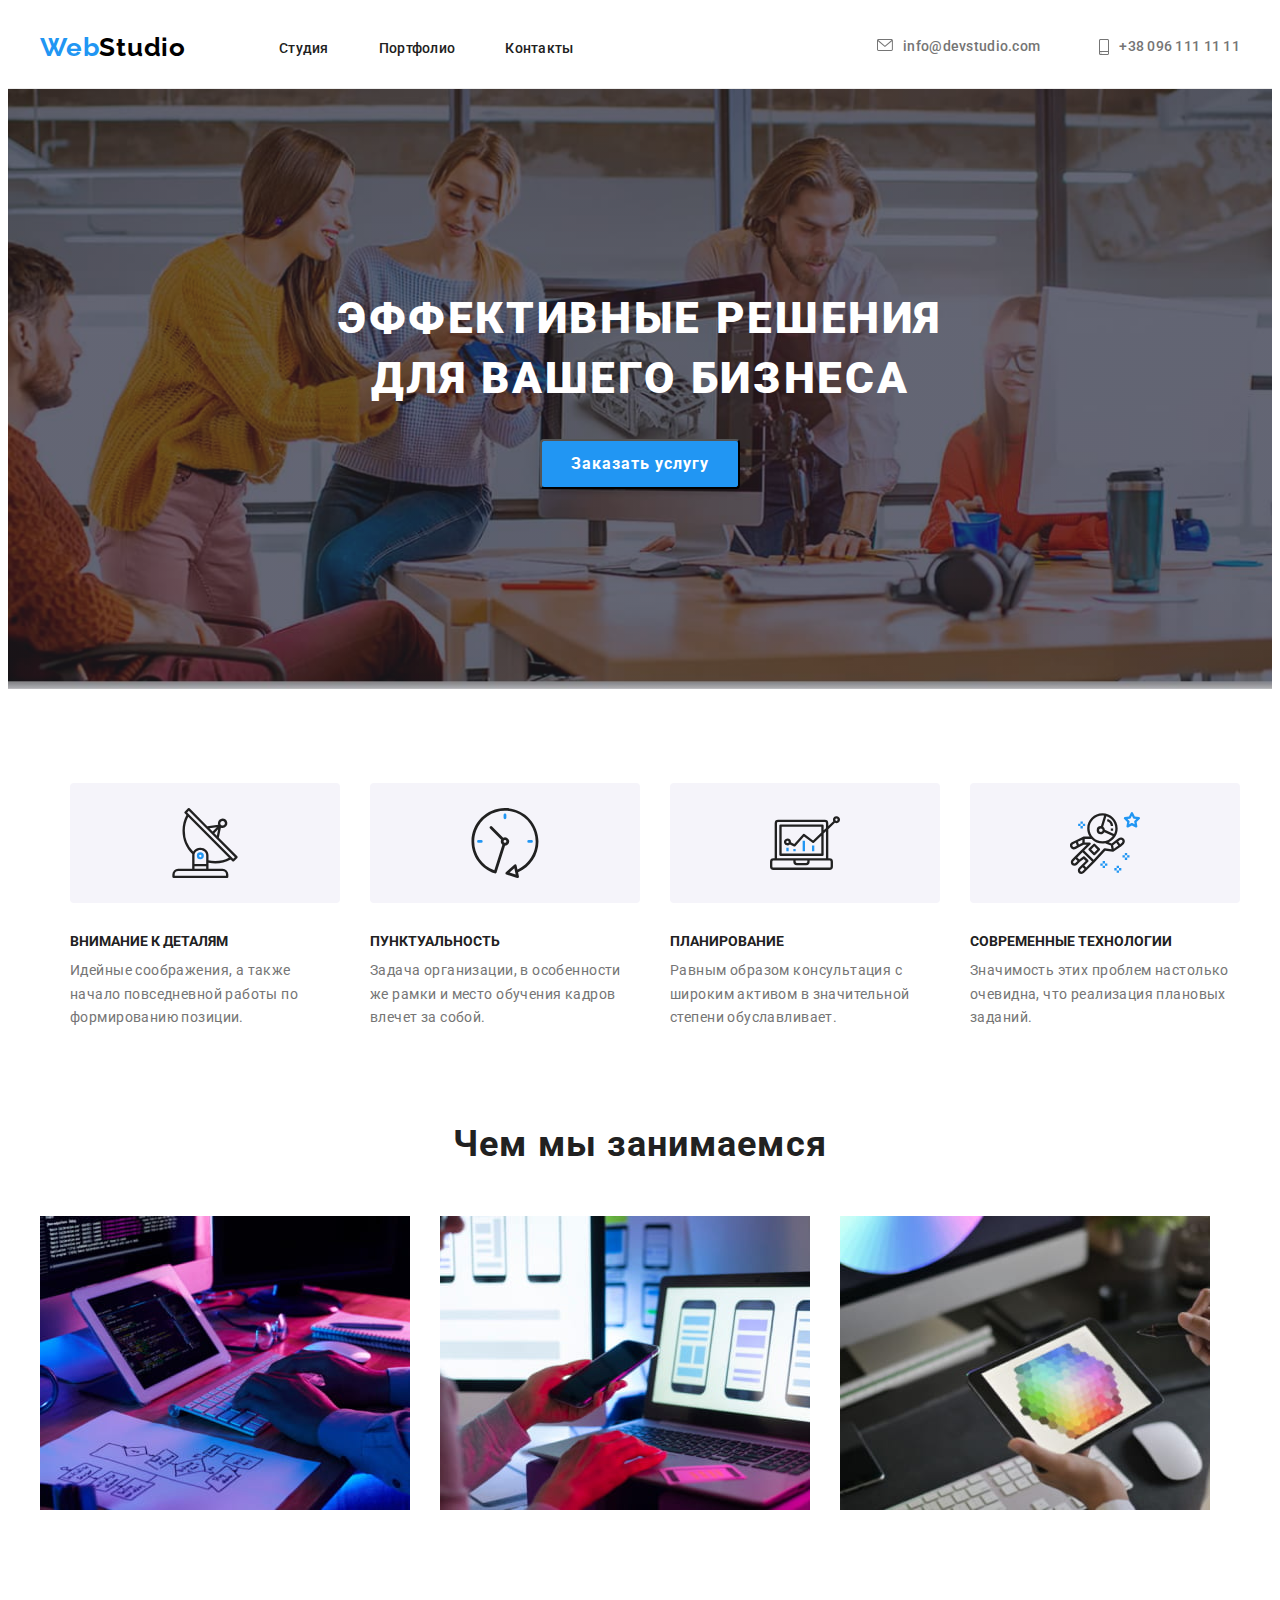
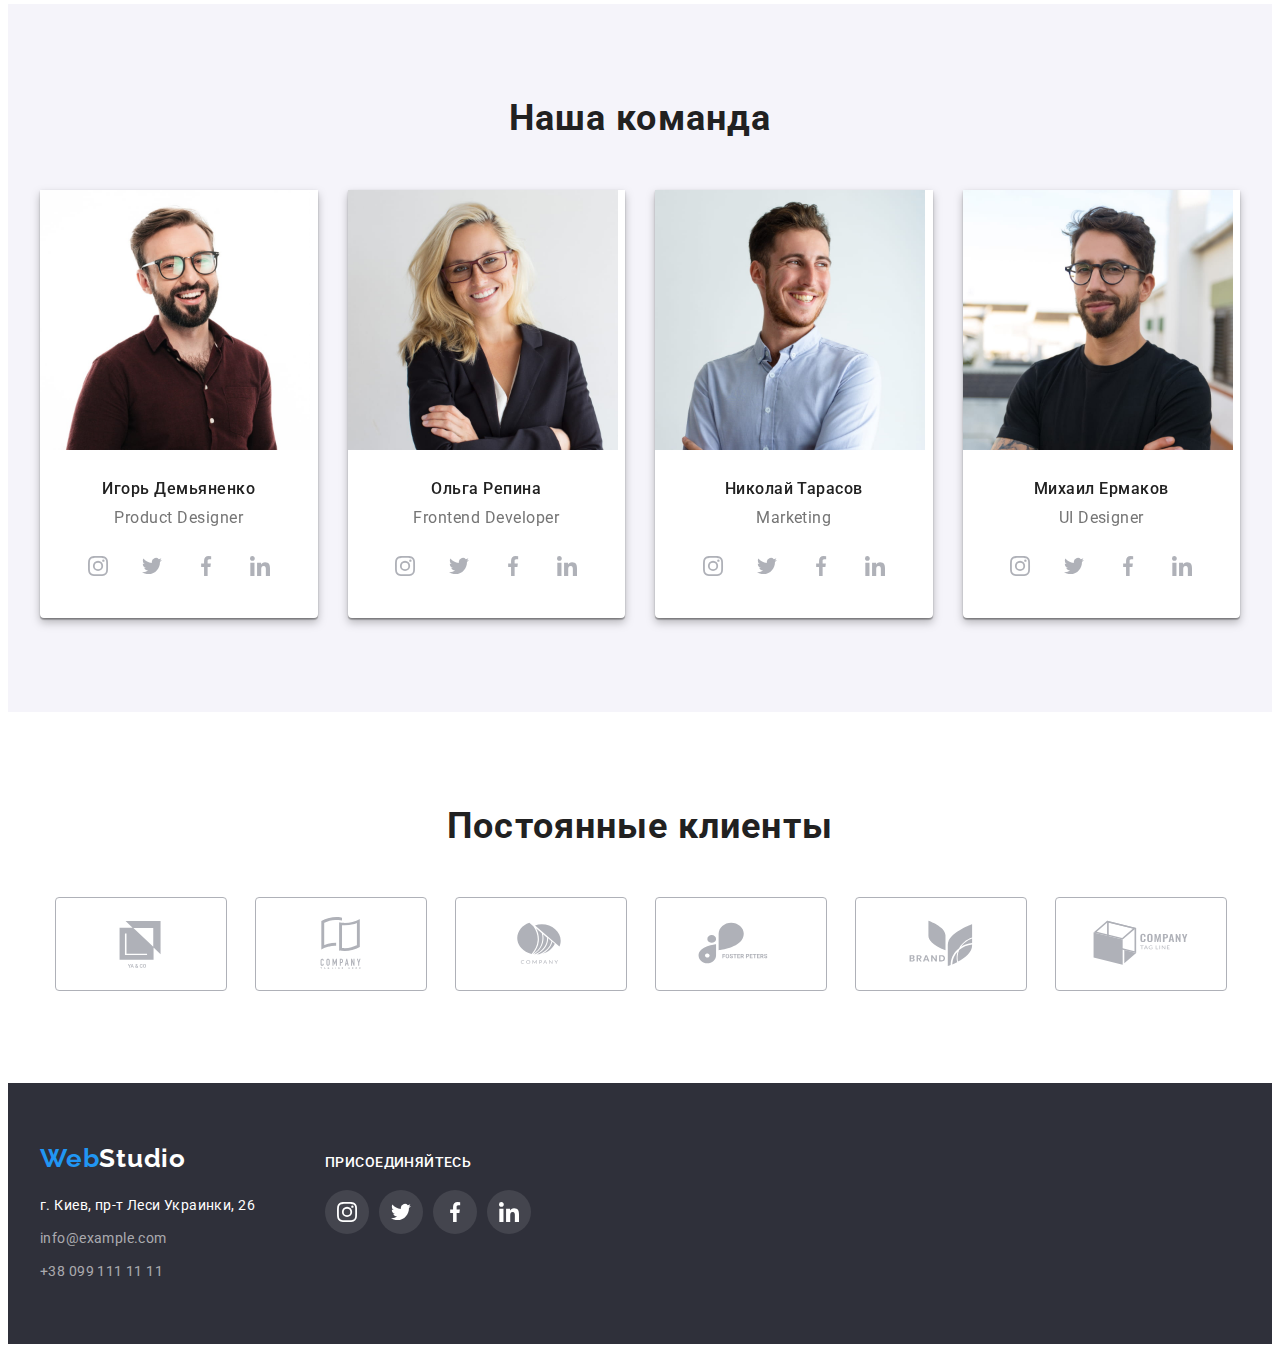
<file: index.html>
<!DOCTYPE html>
<html lang="ru">
  <head>
    <meta charset="UTF-8" />
    <meta http-equiv="X-UA-Compatible" content="IE=edge" />
    <meta name="viewport" content="width=device-width, initial-scale=1.0" />
    <title>Document</title>
    <link rel="preconnect" href="https://fonts.googleapis.com" />
    <link rel="preconnect" href="https://fonts.gstatic.com" crossorigin />
    <link
      href="https://fonts.googleapis.com/css2?family=Raleway:wght@700&family=Roboto:wght@400;500;700;900&display=swap"
      rel="stylesheet"
    />
    <link
      rel="stylesheet"
      href="https://cdnjs.cloudflare.com/ajax/libs/modern-normalize/1.1.0/modern-normalize.min.css"
      integrity="sha512-wpPYUAdjBVSE4KJnH1VR1HeZfpl1ub8YT/NKx4PuQ5NmX2tKuGu6U/JRp5y+Y8XG2tV+wKQpNHVUX03MfMFn9Q=="
      crossorigin="anonymous"
      referrerpolicy="no-referrer"
    />
    <link rel="stylesheet" href="./css/styles.css" />
  </head>
  <body>
    <header class="header">
      <div class="container">
        <nav class="header-navigation">
          <a class="link logo" href="">
            <span class="first-logo">Web</span>Studio
          </a>
          <ul class="list header-list">
            <li class="header-item">
              <a class="link header-link" href="./index.html">Студия</a>
            </li>
            <li class="header-item">
              <a class="link header-link" href="./portfolio.html">Портфолио</a>
            </li>
            <li class="header-item">
              <a class="link header-link" href="">Контакты</a>
            </li>
          </ul>
          <div class="header-connect">
            <a class="link header-mail" href="mailto:info@devstudio.com">
              <svg class="mail" width="16" height="12">
                <use href="./images/symbol-defs.svg#icon-envelope"></use>
              </svg>
              info@devstudio.com</a
            >
            <a class="link header-tel" href="tel:+380961111111">
              <svg class="tel" width="10" height="16">
                <use href="./images/symbol-defs.svg#icon-smartphone"></use>
              </svg>
              +38 096 111 11 11</a
            >
          </div>
        </nav>
      </div>
    </header>
    <main>
      <section class="hero">
        <div class="container">
          <h1 class="hero-title">Эффективные решения для вашего бизнеса</h1>
          <button class="button hero-button" type="button">
            Заказать услугу
          </button>
        </div>
      </section>
      <section class="features">
        <div class="container features-container">
          <ul class="features-list list">
            <li class="features-item">
              <div class="features-svg">
                <svg width="70" height="70">
                  <use href="./images/symbol-defs.svg#icon-antenna"></use>
                </svg>
              </div>
              <h3 class="features-title">Внимание к деталям</h3>
              <p class="features-text">
                Идейные соображения, а также начало повседневной работы по
                формированию позиции.
              </p>
            </li>
            <li class="features-item">
              <div class="features-svg">
                <svg width="70" height="70">
                  <use href="./images/symbol-defs.svg#icon-clock"></use>
                </svg>
              </div>
              <h3 class="features-title">Пунктуальность</h3>
              <p class="features-text">
                Задача организации, в особенности же рамки и место обучения
                кадров влечет за собой.
              </p>
            </li>
            <li class="features-item">
              <div class="features-svg">
                <svg width="70" height="70">
                  <use href="./images/symbol-defs.svg#icon-diagram"></use>
                </svg>
              </div>
              <h3 class="features-title">Планирование</h3>
              <p class="features-text">
                Равным образом консультация с широким активом в значительной
                степени обуславливает.
              </p>
            </li>
            <li class="features-item">
              <div class="features-svg">
                <svg width="70" height="70">
                  <use href="./images/symbol-defs.svg#icon-astronaut"></use>
                </svg>
              </div>
              <h3 class="features-title">Современные технологии</h3>
              <p class="features-text">
                Значимость этих проблем настолько очевидна, что реализация
                плановых заданий.
              </p>
            </li>
          </ul>
        </div>
      </section>
      <section class="about section">
        <div class="container about-container">
          <h2 class="about-title">Чем мы занимаемся</h2>
          <ul class="about-list list">
            <li class="about-item">
              <img
                src="./images/box1.jpg"
                alt="работа на планшете с помощу квавиатуры"
                width="370"
                height="294"
              />
            </li>
            <li class="about-item">
              <img
                src="./images/box2.jpg"
                alt="работа на планшете с помощу квавиатуры"
                width="370"
                height="294"
              />
            </li>
            <li class="about-item">
              <img
                src="./images/box3.jpg"
                alt="работа на планшете с помощу квавиатуры"
                width="370"
                height="294"
              />
            </li>
          </ul>
        </div>
      </section>
      <section class="team section">
        <div class="container">
          <h2 class="team-title">Наша команда</h2>
          <ul class="team-list list">
            <li class="team-item">
              <img
                src="./images/img1.jpg"
                alt="лицо1"
                width="270"
                height="260"
              />
              <div class="team-item-bottom">
                <h3 class="team-second-title">Игорь Демьяненко</h3>
                <p class="team-text" lang="en">Product Designer</p>
              </div>
              <ul class="team-social-list list">
                <li class="team-social-item">
                  <a href="" class="team-social-link">
                    <svg widht="20" height="20">
                      <use
                        href="./images/symbol-defs.svg#icon-instagram"
                      ></use>
                    </svg>
                  </a>
                </li>
                <li class="team-social-item">
                  <a href="" class="team-social-link">
                    <svg widht="20" height="20">
                      <use href="./images/symbol-defs.svg#icon-twitter"></use>
                    </svg>
                  </a>
                </li>
                <li class="team-social-item">
                  <a href="" class="team-social-link">
                    <svg widht="20" height="20">
                      <use href="./images/symbol-defs.svg#icon-facebook"></use>
                    </svg>
                  </a>
                </li>
                <li class="team-social-item">
                  <a href="" class="team-social-link">
                    <svg widht="20" height="20">
                      <use href="./images/symbol-defs.svg#icon-linkedin"></use>
                    </svg>
                  </a>
                </li>
              </ul>
            </li>
            <li class="team-item">
              <img
                src="./images/img2.jpg"
                alt="лицо2"
                width="270"
                height="260"
              />
              <div class="team-item-bottom">
                <h3 class="team-second-title">Ольга Репина</h3>
                <p class="team-text" lang="en">Frontend Developer</p>
              </div>
              <ul class="team-social-list list">
                <li class="team-social-item">
                  <a href="" class="team-social-link">
                    <svg widht="20" height="20">
                      <use
                        href="./images/symbol-defs.svg#icon-instagram"
                      ></use>
                    </svg>
                  </a>
                </li>
                <li class="team-social-item">
                  <a href="" class="team-social-link">
                    <svg widht="20" height="20">
                      <use href="./images/symbol-defs.svg#icon-twitter"></use>
                    </svg>
                  </a>
                </li>
                <li class="team-social-item">
                  <a href="" class="team-social-link">
                    <svg widht="20" height="20">
                      <use href="./images/symbol-defs.svg#icon-facebook"></use>
                    </svg>
                  </a>
                </li>
                <li class="team-social-item">
                  <a href="" class="team-social-link">
                    <svg widht="20" height="20">
                      <use href="./images/symbol-defs.svg#icon-linkedin"></use>
                    </svg>
                  </a>
                </li>
              </ul>
            </li>
            <li class="team-item">
              <img
                src="./images/img3.jpg"
                alt="лицо3"
                width="270"
                height="260"
              />
              <div class="team-item-bottom">
                <h3 class="team-second-title">Николай Тарасов</h3>
                <p class="team-text" lang="en">Marketing</p>
              </div>
              <ul class="team-social-list list">
                <li class="team-social-item">
                  <a href="" class="team-social-link">
                    <svg widht="20" height="20">
                      <use
                        href="./images/symbol-defs.svg#icon-instagram"
                      ></use>
                    </svg>
                  </a>
                </li>
                <li class="team-social-item">
                  <a href="" class="team-social-link">
                    <svg widht="20" height="20">
                      <use href="./images/symbol-defs.svg#icon-twitter"></use>
                    </svg>
                  </a>
                </li>
                <li class="team-social-item">
                  <a href="" class="team-social-link">
                    <svg widht="20" height="20">
                      <use href="./images/symbol-defs.svg#icon-facebook"></use>
                    </svg>
                  </a>
                </li>
                <li class="team-social-item">
                  <a href="" class="team-social-link">
                    <svg widht="20" height="20">
                      <use href="./images/symbol-defs.svg#icon-linkedin"></use>
                    </svg>
                  </a>
                </li>
              </ul>
            </li>
            <li class="team-item">
              <img
                src="./images/img4.jpg"
                alt="лицо4"
                width="270"
                height="260"
              />
              <div class="team-item-bottom">
                <h3 class="team-second-title">Михаил Ермаков</h3>
                <p class="team-text" lang="en">UI Designer</p>
              </div>
              <ul class="team-social-list list">
                <li class="team-social-item">
                  <a href="" class="team-social-link">
                    <svg widht="20" height="20">
                      <use
                        href="./images/symbol-defs.svg#icon-instagram"
                      ></use>
                    </svg>
                  </a>
                </li>
                <li class="team-social-item">
                  <a href="" class="team-social-link">
                    <svg widht="20" height="20">
                      <use href="./images/symbol-defs.svg#icon-twitter"></use>
                    </svg>
                  </a>
                </li>
                <li class="team-social-item">
                  <a href="" class="team-social-link">
                    <svg widht="20" height="20">
                      <use href="./images/symbol-defs.svg#icon-facebook"></use>
                    </svg>
                  </a>
                </li>
                <li class="team-social-item">
                  <a href="" class="team-social-link">
                    <svg widht="20" height="20">
                      <use href="./images/symbol-defs.svg#icon-linkedin"></use>
                    </svg>
                  </a>
                </li>
              </ul>
            </li>
          </ul>
        </div>
      </section>
      <section class="section">
        <div class="container">
          <h2 class="client-title">Постоянные клиенты</h2>
          <ul class="client-list list">
            <li class="client-item">
              <a href="" class="client-link">
                <svg class="client-logo" widht="106" height="60">
                  <use href="./images/symbol-defs.svg#icon-logo"></use>
                </svg>
              </a>
            </li>
            <li class="client-item">
              <a href="" class="client-link">
                <svg class="client-logo" widht="106" height="60">
                  <use href="./images/symbol-defs.svg#icon-logo1"></use>
                </svg>
              </a>
            </li>
            <li class="client-item">
              <a href="" class="client-link">
                <svg class="client-logo" widht="106" height="60">
                  <use href="./images/symbol-defs.svg#icon-logo2"></use>
                </svg>
              </a>
            </li>
            <li class="client-item">
              <a href="" class="client-link">
                <svg class="client-logo" widht="106" height="60">
                  <use href="./images/symbol-defs.svg#icon-logo3"></use>
                </svg>
              </a>
            </li>
            <li class="client-item">
              <a href="" class="client-link">
                <svg class="client-logo" widht="106" height="60">
                  <use href="./images/symbol-defs.svg#icon-logo4"></use>
                </svg>
              </a>
            </li>
            <li class="client-item">
              <a href="" class="client-link">
                <svg class="client-logo" widht="106" height="60">
                  <use href="./images/symbol-defs.svg#icon-logo5"></use>
                </svg>
              </a>
            </li>
          </ul>
        </div>
      </section>
    </main>
    <footer class="footer">
      <div class="container footer-container">
        <div class="footer-contact">
        <ul class="contact-list list">
        <a class="link footer-logo" href="">
          <span class="first-logo">Web</span><span class="">Studio</span>
        </a>
        <address class="contact-address">
            <li class="contact-item">
              <a
                class="contact-link link"
                href="https://goo.gl/maps/CBitLUG9dkGeT7Bq6"
                target="_blank"
                rel="noopener noreferrer"
              >
                г. Киев, пр-т Леси Украинки, 26
              </a>
            </li>
            <li class="contact-item">
              <a class="contact-online link" href="mailto:info@example.com"
                >info@example.com</a
              >
            </li>
            <li class="contact-item">
              <a class="contact-online link" href="tel:+380991111111"
                >+38 099 111 11 11</a
              >
            </li>
        </ul>
        </address>
        </div>
        <div class="footer-social">
          <p class="footer-text">присоединяйтесь</p>
        <ul class="list footer-social-list">
          <li class="footer-social-item">
            <a href="" class="footer-social-link">
              <svg widht="20" height="20">
                <use href="./images/symbol-defs.svg#icon-instagram"></use>
              </svg>
            </a>
          </li>
          <li class="footer-social-item">
            <a href="" class="footer-social-link">
              <svg widht="20" height="20">
                <use href="./images/symbol-defs.svg#icon-twitter"></use>
              </svg>
            </a>
          </li>
          <li class="footer-social-item">
            <a href="" class="footer-social-link">
              <svg widht="20" height="20">
                <use href="./images/symbol-defs.svg#icon-facebook"></use>
              </svg>
            </a>
          </li>
          <li class="footer-social-item">
            <a href="" class="footer-social-link">
              <svg widht="20" height="20">
                <use href="./images/symbol-defs.svg#icon-linkedin"></use>
              </svg>
            </a>
          </li>
        </ul>
        </div>
      </div>
    </footer>
  </body>
</html>
</file>
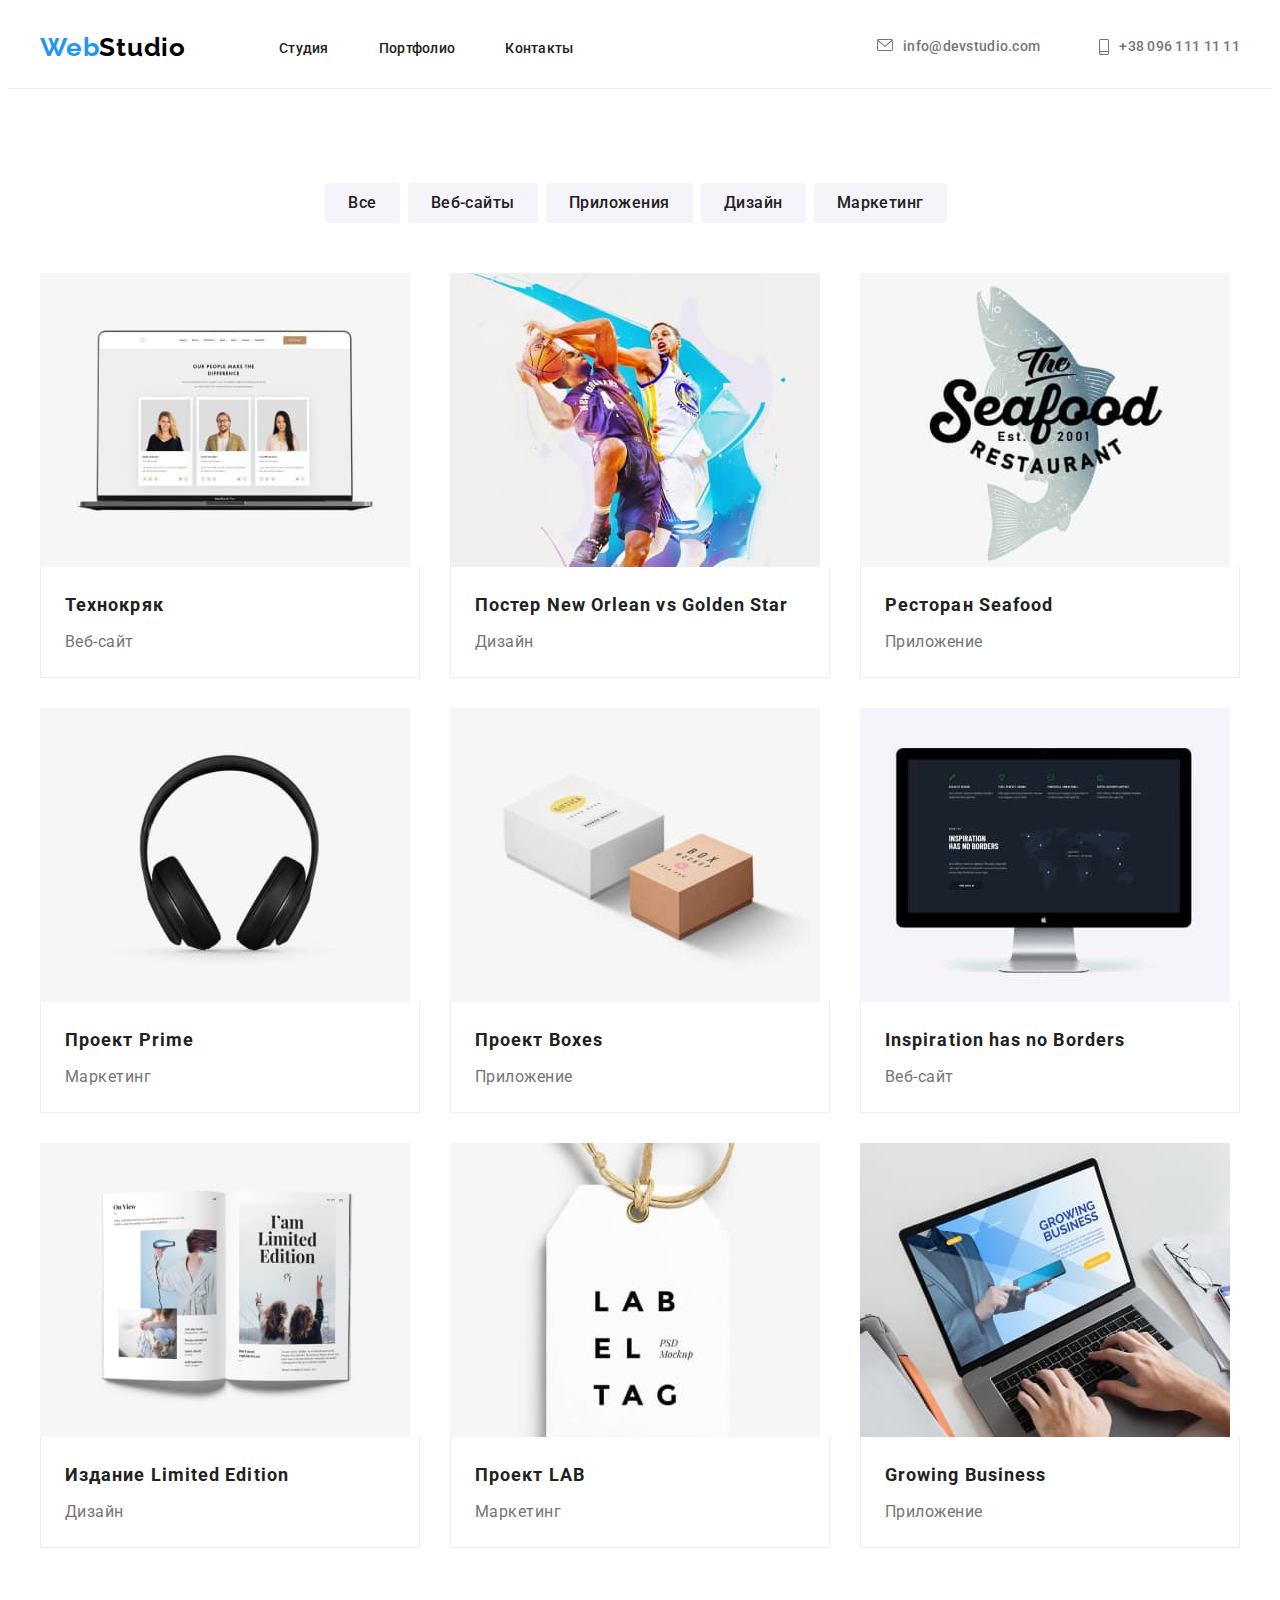
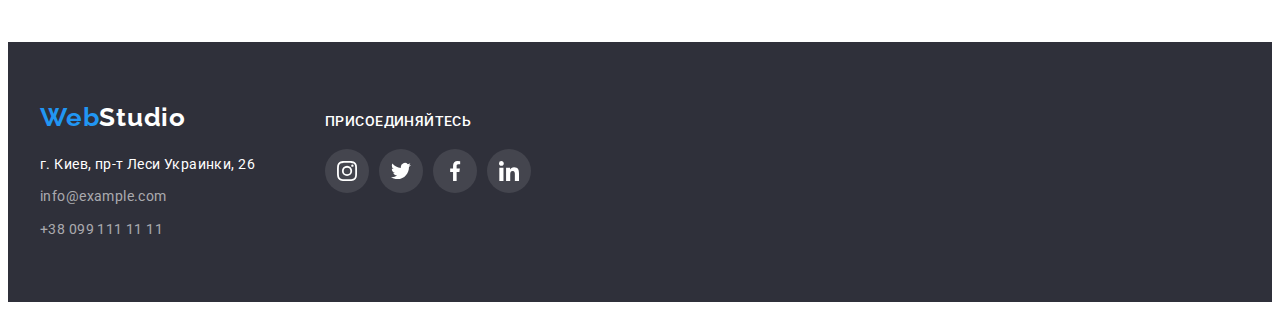
<file: portfolio.html>
<!DOCTYPE html>
<html lang="ru">
<head>
    <meta charset="UTF-8">
    <meta http-equiv="X-UA-Compatible" content="IE=edge">
    <meta name="viewport" content="width=device-width, initial-scale=1.0">
    <title>Document</title>
    <link rel="preconnect" href="https://fonts.googleapis.com">
    <link rel="preconnect" href="https://fonts.gstatic.com" crossorigin>
    <link href="https://fonts.googleapis.com/css2?family=Raleway:wght@700&family=Roboto:wght@400;500;700;900&display=swap" 
    rel="stylesheet">
    <link
        rel="stylesheet"
        href="https://cdnjs.cloudflare.com/ajax/libs/modern-normalize/1.1.0/modern-normalize.min.css"
        integrity="sha512-wpPYUAdjBVSE4KJnH1VR1HeZfpl1ub8YT/NKx4PuQ5NmX2tKuGu6U/JRp5y+Y8XG2tV+wKQpNHVUX03MfMFn9Q=="
        crossorigin="anonymous"
        referrerpolicy="no-referrer"
    />
    <link rel="stylesheet" href="./css/styles.css">
</head>
<body>
    <header class="header">
        <div class="container">
        <nav class="header-navigation">
            <a class="link logo" href="">
                <span class="first-logo">Web</span>Studio
            </a>
            <ul class="list header-list">
                <li class="header-item">
                    <a class="link header-link" href="./index.html">Студия</a></li>
                <li class="header-item">
                    <a class="link header-link" href="./portfolio.html">Портфолио</a></li>
                <li class="header-item">
                    <a class="link header-link" href="">Контакты</a></li>
            </ul>
        <div class="header-connect">
        <a class="link header-mail" href="mailto:info@devstudio.com">  
            <svg class="mail" width="16" height="12">
                <use href="./images/symbol-defs.svg#icon-envelope"></use>
            </svg>info@devstudio.com</a> 
        <a class="link header-tel" href="tel:+380961111111">  
            <svg class="tel" width="10" height="16">
                <use href="./images/symbol-defs.svg#icon-smartphone"></use>
            </svg> +38 096 111 11 11</a>
        </div>
    </nav>
    </div>
    </header>
    <main class="gallery">
        <section class="section">
            <div class="container">
            <ul class="list buttom-list">
                <li class="gallery-buttom-item">
                    <button class="gallery-button gallery-btn" type="button">Все</button>
                </li>
                <li class="gallery-buttom-item">
                    <button class="gallery-button gallery-btn" type="button">Веб-сайты</button>
                </li>
                <li class="gallery-buttom-item">
                    <button class="gallery-button gallery-btn" type="button">Приложения</button>
                </li>
                <li class="gallery-buttom-item">
                    <button class="gallery-button gallery-btn" type="button">Дизайн</button>
                </li>
                <li class="gallery-buttom-item">
                    <button class="gallery-button gallery-btn" type="button">Маркетинг</button>
                </li>
            </ul>
            <ul class="gallery-list list">
                <li class="gallery-item">
                    <img
                        src="./images/portfolio1.jpg"
                        alt="робота1"
                        width="370"
                        height="294"
                    />
                    <div class="gallery-title-text">
                    <h2 class="gallery-title">Технокряк</h2>
                    <p class="gallery-text">Веб-сайт</p>
                    </div>
                </li>
                <li class="gallery-item">
                    <img 
                    src="./images/portfolio2.jpg"
                    alt="робота2"
                    width="370"
                    height="294"
                    />
                    <div class="gallery-title-text">
                    <h2 class="gallery-title">Постер <span lang="en">New Orlean vs Golden Star</span></h2>
                    <p class="gallery-text">Дизайн</p>
                    </div>
                </li>
                <li class="gallery-item">
                    <img 
                    src="./images/portfolio3.jpg" 
                    alt="робота3"
                    width="370"
                    height="294"
                    />
                    <div class="gallery-title-text">
                    <h2 class="gallery-title">Ресторан <span lang="en">Seafood</span></h2>
                    <p class="gallery-text">Приложение</p>
                    </div>
                </li>
                <li class="gallery-item">
                    <img 
                    src="./images/portfolio4.jpg" 
                    alt="робота4"
                    width="370"
                    height="294"
                    />
                    <div class="gallery-title-text">
                    <h2 class="gallery-title">Проект <span lang="en">Prime</span></h2>
                    <p class="gallery-text">Маркетинг</p>
                    </div>
                </li>
                <li class="gallery-item">
                    <img 
                    src="./images/portfolio5.jpg" 
                    alt="робота5"
                    width="370"
                    height="294"
                    />
                    <div class="gallery-title-text">
                    <h2 class="gallery-title">Проект <span lang="en">Boxes</span></h2>
                    <p class="gallery-text">Приложение</p>
                    </div>
                </li>
                <li class="gallery-item">
                    <img 
                    src="./images/portfolio6.jpg" 
                    alt="робота6"
                    width="370"
                    height="294"
                    />
                    <div class="gallery-title-text">
                    <h2 class="gallery-title" lang="en">Inspiration has no Borders</h2>
                    <p class="gallery-text">Веб-сайт</p>
                    </div>
                </li>
                <li class="gallery-item">
                    <img 
                    src="./images/portfolio7.jpg" 
                    alt="робота7"
                    width="370"
                    height="294"
                    />
                    <div class="gallery-title-text">
                    <h2 class="gallery-title">Издание <span lang="en">Limited Edition</span></h2>
                    <p class="gallery-text">Дизайн</p>
                    </div>
                </li class="gallery-item">
                <li class="gallery-item">
                    <img 
                    src="./images/portfolio8.jpg" 
                    alt=""робота8
                    width="370"
                    height="294"
                    />
                    <div class="gallery-title-text">
                    <h2 class="gallery-title">Проект <span lang="en">LAB</span></h2>
                    <p class="gallery-text">Маркетинг</p>
                    </div>
                </li>
                <li class="gallery-item">
                    <img 
                    src="./images/portfolio9.jpg" 
                    alt="робота9"
                    width="370"
                    height="294"
                    />
                    <div class="gallery-title-text">
                    <h2 class="gallery-title" lang="en">Growing Business</h2>
                    <p class="gallery-text">Приложение</p>
                    </div>
                </li>
            </ul>
        </section>
    </main>
    <footer class="footer">
        <div class="container footer-container">
            <div class="footer-contact">
        <a class="link footer-logo" href="">
            <span class="first-logo">Web</span><span class="">Studio</span>
        </a>
        <address class="contact-address">
            <ul class="contact-list list">
                <li class="contact-item">
                    <a 
                        class="contact-link link"
                        href="https://goo.gl/maps/CBitLUG9dkGeT7Bq6"
                        target="_blank"
                        rel="noopener noreferrer"
                    >   
                        г. Киев, пр-т Леси Украинки, 26
                    </a>
                </li>
                <li class="contact-item">
                    <a 
                    class="contact-online link" href="mailto:info@example.com">info@example.com</a>
                </li>
                <li class="contact-item">
                    <a class="contact-online link" href="tel:+380991111111">+38 099 111 11 11</a>
                </li>
            </ul>
        </address>
        </div>
        <div class="footer-social">
            <p class="footer-text">присоединяйтесь</p>
        <ul class="list footer-social-list">
            <li class="footer-social-item">
            <a href="" class="footer-social-link">
            <svg widht="20" height="20">
                <use href="./images/symbol-defs.svg#icon-instagram"></use>
            </svg>
            </a>
        </li>
        <li class="footer-social-item">
            <a href="" class="footer-social-link">
            <svg widht="20" height="20">
                <use href="./images/symbol-defs.svg#icon-twitter"></use>
            </svg>
            </a>
        </li>
        <li class="footer-social-item">
            <a href="" class="footer-social-link">
            <svg widht="20" height="20">
                <use href="./images/symbol-defs.svg#icon-facebook"></use>
            </svg>
            </a>
        </li>
        <li class="footer-social-item">
            <a href="" class="footer-social-link">
            <svg widht="20" height="20">
                <use href="./images/symbol-defs.svg#icon-linkedin"></use>
            </svg>
            </a>
        </li>
        </ul>
        </div>
        </div>
    </footer>
</body>
</html>
</file>
<file: css/styles.css>
:root {
  --main-tittle-color: #ffffff;
  --second-tittle-color: #212121;
  --main-text-color: #757575;
  --second-text-color: #212121;
  --accent-text-color: #2196f3;
  --main-button-color: #ffffff;
  --second-button-color: #212121;
  --header-text-color: #212121;
  --connection-color: #757575;
  --first-logo-color: #2196f3;
  --second-logo-color: #000000;
  --footer-logo-color: #ffffff;
  --address-color: #ffffff;
  --contact-online: rgba(255, 255, 255, 0.6);
  --buttom-accent-color: #2196f3;
  --social-main-color: #afb1b8;
  --social-accent-color: #2196f3;
}

p,
h1,
h2,
h3,
h4,
h5,
h6 {
  margin: 0;
}

ul {
  margin: 0;
  padding: 0;
}

button {
  cursor: pointer;
}

img {
  display: block;
  max-width: 100%;
}

.container {
  width: 1200px;
  padding-left: 15px;
  padding-right: 15px;
  margin: 0 auto;
}

body {
  font-family: Roboto, sans-serif;
  color: #212121;
}

.list {
  list-style: none;
}

.link {
  text-decoration: none;
}

.button {
  font-family: inherit;
  font-weight: 700;
  font-size: 16px;
  letter-spacing: 0.06em;
  width: 200px;
  height: 50px;
  top: 430px;
  bottom: 200px;
  color: var(--main-button-color);
  background: #2196f3;
  box-shadow: 0px 4px 4px rgba(0, 0, 0, 0.15);
  border-radius: 4px;
}

.section {
  padding-top: 94px;
  padding-bottom: 94px;
}

/*---------------HEADER----------------*/

.header {
  padding-top: 24px;
  padding-bottom: 25px;
  border-bottom: 1px solid #ececec;
}

.header-container {
  display: flex;
  align-items: center;
}

.header-list {
  display: flex;
}

.header-navigation {
  display: flex;
  align-items: center;
}

.header-link {
  font-weight: 500;
  font-size: 14px;
  line-height: 1.14px;
  letter-spacing: 0.02em;
  outline: none;
  color: var(--header-text-color);
}

.header-item:not(:last-child) {
  margin-right: 50px;
}

.header-mail {
  font-weight: 500;
  font-size: 14px;
  line-height: 1.14;
  letter-spacing: 0.02em;
  color: var(--connection-color);
  display: flex;
  outline: none;
}

.mail {
  fill: currentColor;
  margin-right: 10px;
}

.header-tel {
  font-weight: 500;
  font-size: 14px;
  line-height: 1.14;
  letter-spacing: 0.02em;
  color: var(--connection-color);
  margin-left: 59px;
  display: flex;
  outline: none;
}

.tel {
  fill: currentColor;
  margin-right: 10px;
}

.header-connect {
  margin-left: auto;
  display: flex;
}

.header-mail:hover,
.header-mail:focus,
.header-tel:hover,
.header-tel:focus {
  color: var(--accent-text-color);
}

/*Logo*/
.logo {
  font-family: Raleway, sans-serif;
  font-weight: 700;
  font-size: 26px;
  line-height: 1.19;
  letter-spacing: 0.03em;
  color: var(--second-logo-color);
  margin-right: 93px;
  outline: none;
}

.first-logo {
  color: var(--first-logo-color);
}

.header-link:hover,
.header-link:focus {
  color: var(--accent-text-color);
}

/*---------------HERO----------------*/

.hero {
  max-width: 1600px;
  max-height: 600px;
  margin-left: auto;
  margin-right: auto;
  background-color: #2f303a;
  background-image: linear-gradient(
      rgba(47, 48, 58, 0.4),
      rgba(47, 48, 58, 0.4)
    ),
    url(../images/background.jpg);
  background-repeat: no-repeat;
  background-size: cover;
  background-position: center;
  padding-top: 200px;
  padding-bottom: 200px;
  text-align: center;
}

.hero-title {
  margin-top: 0;
  margin-bottom: 0;
  margin-right: auto;
  margin-left: auto;
  width: 696px;
  font-weight: 900;
  font-size: 44px;
  line-height: 1.36;
  text-align: center;
  letter-spacing: 0.06em;
  text-transform: uppercase;
  color: var(--main-tittle-color);
}

.hero-button {
  margin-top: 30px;
  align-items: center;
  text-align: center;
  outline: none;
}

/*------------features----------------*/

.features {
  align-items: center;
  padding-top: 94px;
  padding-bottom: 0;
}

.features-container {
  display: flex;
}

.features-list {
  display: flex;
  margin-left: 30px;
}

.features-item:not(:last-child) {
  margin-right: 30px;
}

.features-title {
  font-weight: 700;
  font-size: 14px;
  line-height: 16px;
  letter-spacing: 1.14;
  text-transform: uppercase;
  color: var(--second-text-color-);
  margin-bottom: 10px;
}

.features-text {
  font-size: 14px;
  line-height: 1.71;
  letter-spacing: 0.03em;
  color: var(--main-text-color);
}

.features-svg {
  display: flex;
  background: #f5f4fa;
  border-radius: 4px;
  align-items: center;
  justify-content: center;
  margin-bottom: 30px;
  width: 270px;
  height: 120px;
}

/*-------------About-----------------*/

.about-title {
  font-weight: 700;
  font-size: 36px;
  line-height: 1.16;
  text-align: center;
  letter-spacing: 0.03em;
  color: var(--second-text-color);
  margin-bottom: 50px;
}

.about-list {
  display: flex;
  margin-top: 50px;
}

.about-item:not(:last-child) {
  margin-right: 30px;
}

/*---------------our team----------------*/

.team {
  background-color: #f5f4fa;
  text-align: center;
  align-items: center;
}

.team-title {
  font-weight: 700;
  font-size: 36px;
  line-height: 1.16;
  text-align: center;
  letter-spacing: 0.03em;
  color: var(--second-tittle-color);
  margin-bottom: 50px;
}

.team-list {
  display: flex;
  flex-wrap: wrap;
  margin: -15px;
}

.team-item {
  flex-basis: calc(100% / 4 - 30px);
  margin: 15px;
  background: #ffffff;
  box-shadow: 0px 1px 3px rgba(0, 0, 0, 0.12), 0px 1px 1px rgba(0, 0, 0, 0.14),
    0px 2px 1px rgba(0, 0, 0, 0.2);
  border-radius: 0px 0px 4px 4px;
  filter: drop-shadow(0px 4px 4px rgba(0, 0, 0, 0.25));
}

.team-second-title {
  font-weight: 500;
  font-size: 16px;
  line-height: 1.18;
  text-align: center;
  letter-spacing: 0.03em;
  color: var(--second-tittle-color) #212121;
}

.team-text {
  font-size: 16px;
  line-height: 1.18;
  text-align: center;
  letter-spacing: 0.03em;
  color: var(--main-text-color);
  margin-top: 10px;
}

.team-item-bottom {
  padding-top: 30px;
}

.team-social-list {
  display: flex;
  justify-content: center;
  margin-top: 16px;
  margin-bottom: 30px;
}

.team-social-item {
  width: 44px;
  height: 44px;
}

.team-social-item:not(:last-child) {
  margin-right: 10px;
}

.team-social-link {
  display: flex;
  width: 100%;
  height: 100%;
  border-radius: 50%;
  align-items: center;
  justify-content: center;
  outline: none;
  fill: var(--social-main-color);
}

.team-social-link:hover,
.team-social-link:focus {
  background-color: var(--social-accent-color);
  fill: #fff;
}

/* ----------------Client------------- */

.client-title {
  font-weight: 700;
  font-size: 36px;
  line-height: 1.16;
  text-align: center;
  letter-spacing: 0.03em;
  color: var(--second-tittle-color);
  margin-bottom: 50px;
}

.client-logo {
  fill: currentColor;
}

.client-list {
  display: flex;
  justify-content: center;
}

.client-item {
  display: block;
  justify-content: center;
  align-items: center;
  width: 170px;
  height: 92px;
}

.client-item:not(:last-child) {
  margin-right: 30px;
}

.client-link {
  display: flex;
  width: 100%;
  height: 100%;
  color: var(--social-main-color);
  border: 1px solid rgba(175, 177, 184, 1);
  border-radius: 4px;
  align-items: center;
  justify-content: center;
  outline: none;
}

.client-link:hover,
.client-link:focus {
  border-color: var(--social-accent-color);
  color: var(--social-accent-color);
}

/*------------FOOTER----------------*/

.footer {
  background-color: #2f303a;
  padding-top: 60px;
  padding-bottom: 60px;
}

.footer-container {
  display: flex;
  align-items: baseline;
}

.footer-social {
  display: block;
  margin-left: 70px;
}

.footer-logo {
  font-family: Raleway, sans-serif;
  font-weight: 700;
  font-size: 26px;
  line-height: 1.19;
  letter-spacing: 0.03em;
  color: var(--footer-logo-color);
  margin-bottom: 20px;
  display: block;
  outline: none;
}

.contact-list {
  display: block;
}

.contact-item:not(:last-child) {
  margin-bottom: 9px;
}

.contact-link {
  font-style: normal;
  font-size: 14px;
  line-height: 1.71;
  letter-spacing: 0.03em;
  outline: none;
  color: var(--address-color);
}

.contact-online {
  font-style: normal;
  font-size: 14px;
  line-height: 1.71;
  letter-spacing: 0.03em;
  outline: none;
  color: var(--contact-online);
}

.contact-link:hover,
.contact-link:focus,
.contact-online:hover,
.contact-online:focus {
  color: var(--accent-text-color);
}

.footer-text {
  font-weight: 500;
  font-size: 14px;
  line-height: 16px;
  letter-spacing: 0.03em;
  text-transform: uppercase;
  color: var(--address-color);
  margin-bottom: 20px;
}

.footer-social-list {
  display: flex;
}

.footer-social-item {
  width: 44px;
  height: 44px;
}

.footer-social-item:not(:last-child) {
  margin-right: 10px;
}

.footer-social-link {
  display: flex;
  width: 100%;
  height: 100%;
  border-radius: 50%;
  align-items: center;
  justify-content: center;
  outline: none;
  background-color: rgba(255, 255, 255, 0.1);
  fill: var(--address-color);
}

.footer-social-link:hover,
.footer-social-link:focus {
  background-color: var(--social-accent-color);
  fill: #fff;
}

/*--------------------Gallery----------------------------*/

.gallery-container {
  display: flex;
  align-items: center;
  text-align: center;
}

.buttom-list {
  display: flex;
  margin-bottom: 50px;
  justify-content: center;
}

.gallery-button {
  font-weight: 500;
  font-size: 16px;
  line-height: 1.62;
  letter-spacing: 0.03em;
  min-width: 73px;
  color: var(--second-button-color);
  border: 1px solid transparent;
  font-family: inherit;
  text-align: center;
  background: #f5f4fa;
  border-radius: 4px;
  margin-right: 8px;
  padding-top: 6px;
  padding-right: 22px;
  padding-bottom: 6px;
  padding-left: 22px;
  outline: none;
}

.gallery-btn:hover,
.gallery-btn:focus {
  color: var(--main-button-color);
}

.gallery-btn:hover,
.gallery-btn:focus {
  background-color: var(--buttom-accent-color);
  box-shadow: 0px 3px 1px rgba(0, 0, 0, 0.1), 0px 1px 2px rgba(0, 0, 0, 0.08),
    0px 2px 2px rgba(0, 0, 0, 0.12);
}

.gallery-list {
  display: flex;
  flex-wrap: wrap;
  margin: -15px;
}

.gallery-item {
  flex-basis: calc(100% / 3 - 30px);
  margin: 15px;
  cursor: pointer;
}

.gallery-item:hover,
.gallery-item:focus {
  background: #ffffff;
  box-sizing: border-box;
  box-shadow: 0px 1px 1px rgba(0, 0, 0, 0.12), 0px 4px 4px rgba(0, 0, 0, 0.06),
    1px 4px 6px rgba(0, 0, 0, 0.16);
}

.gallery-title {
  font-weight: 700;
  font-size: 18px;
  line-height: 2;
  letter-spacing: 0.06em;
  color: var(--second-tittle-color);
  margin-bottom: 4px;
}

.gallery-text {
  font-size: 16px;
  line-height: 1.87;
  letter-spacing: 0.03em;
  color: var(--main-text-color);
}

.gallery-title-text {
  border: 1px solid #eeeeee;
  border-top: none;
  box-sizing: border-box;
  padding-top: 20px;
  padding-right: 24px;
  padding-bottom: 20px;
  padding-left: 24px;
}
</file>
